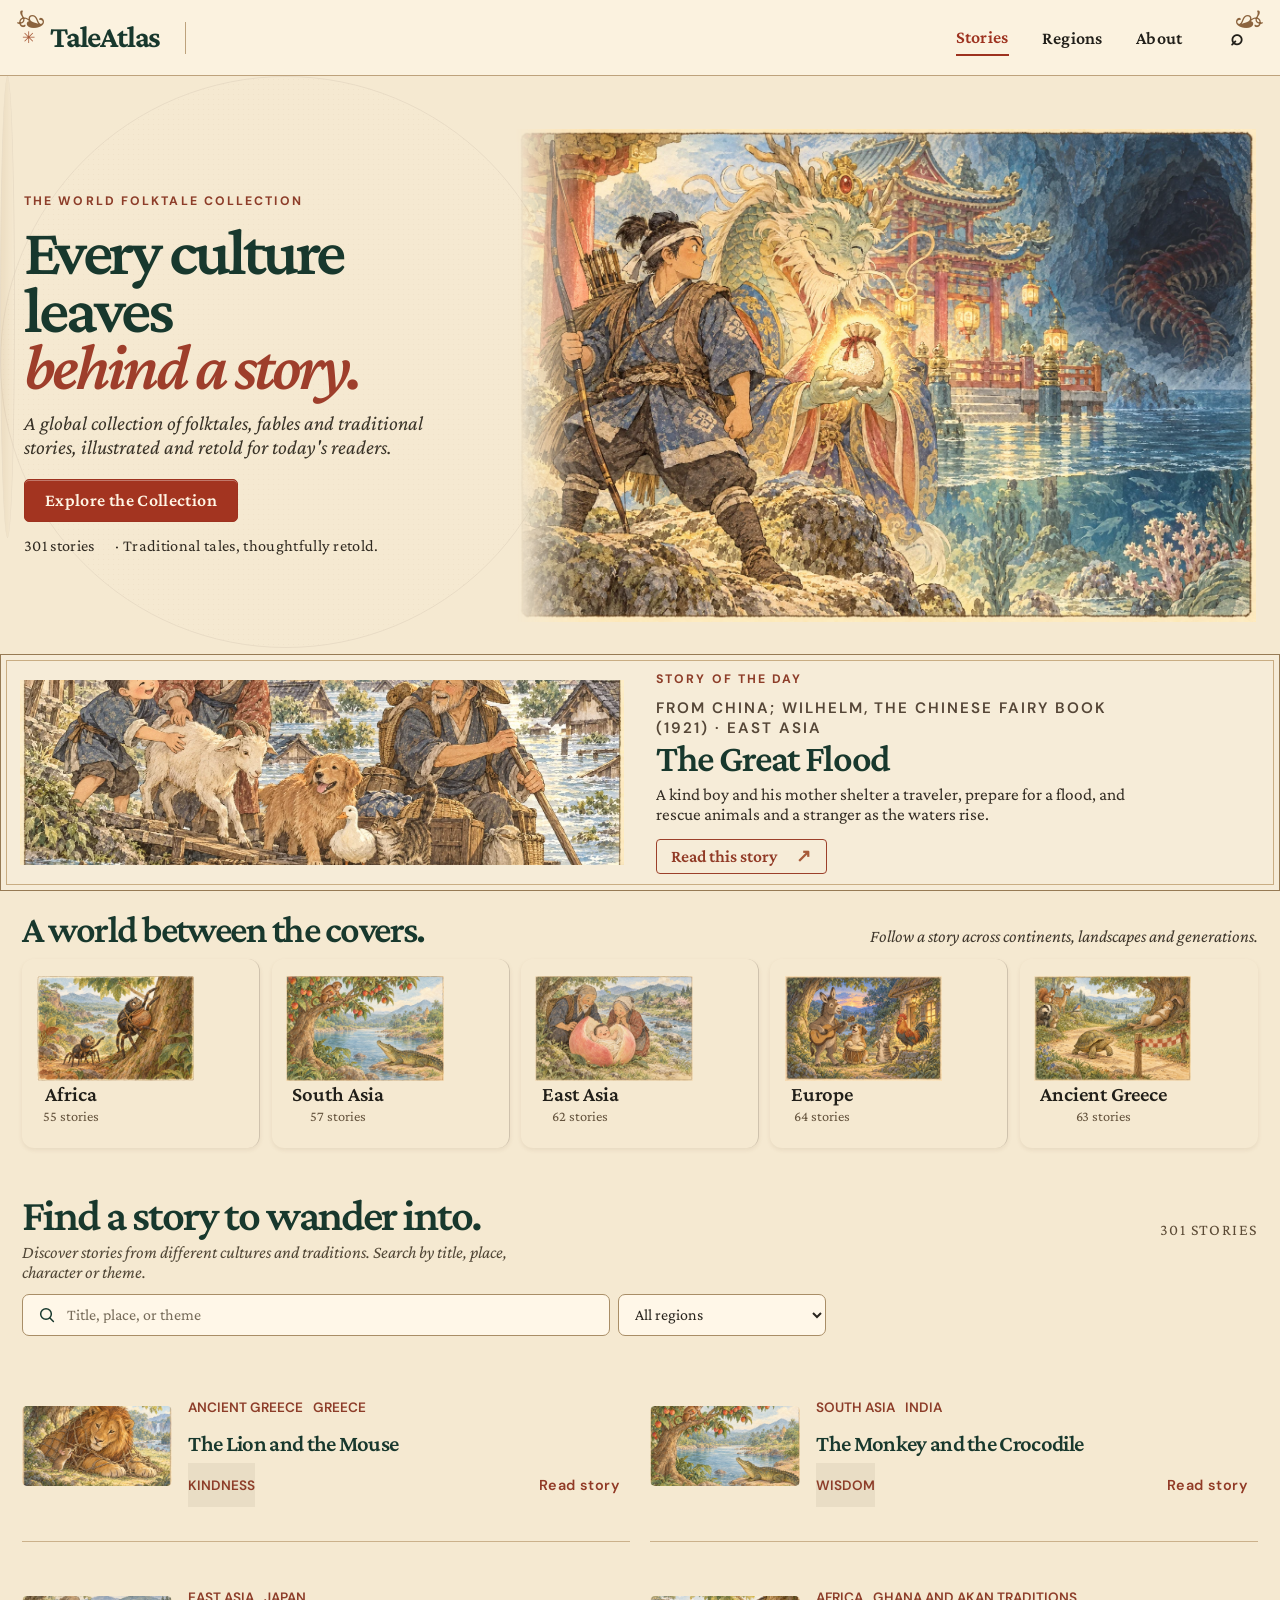
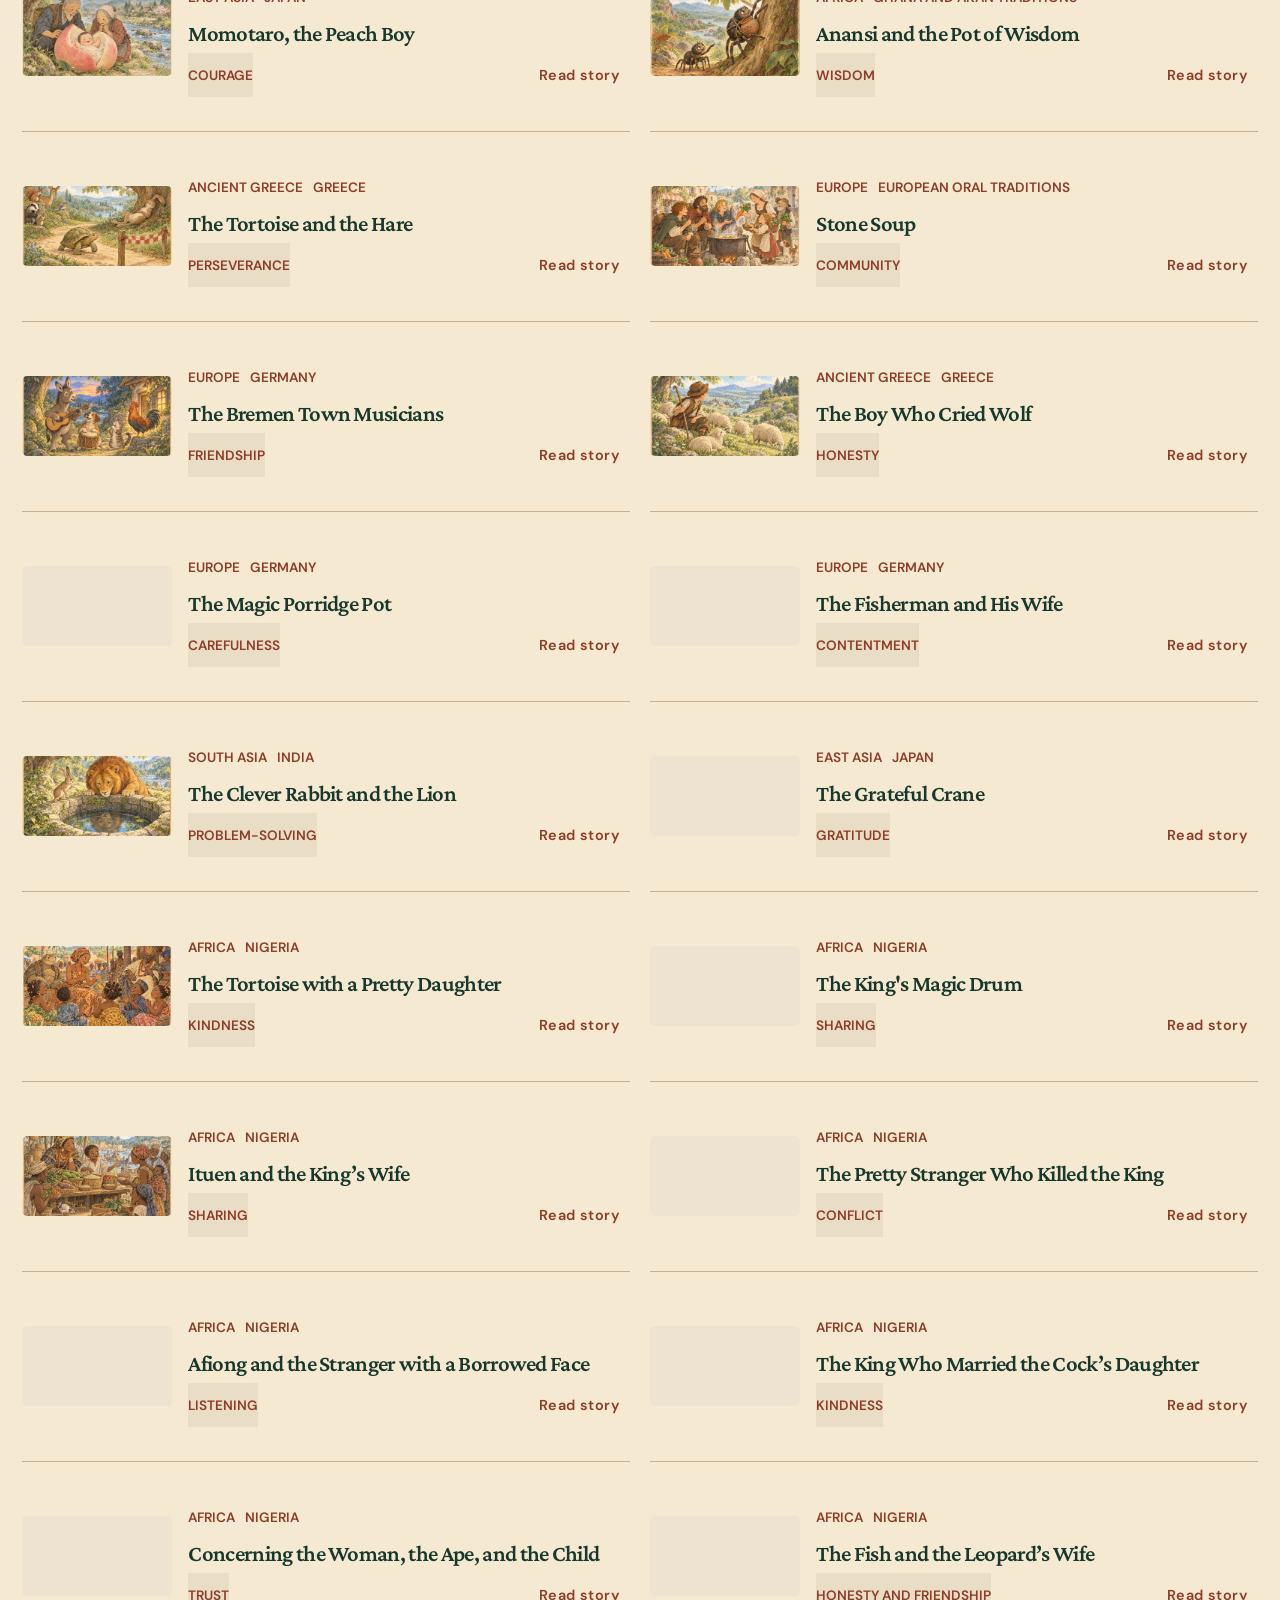
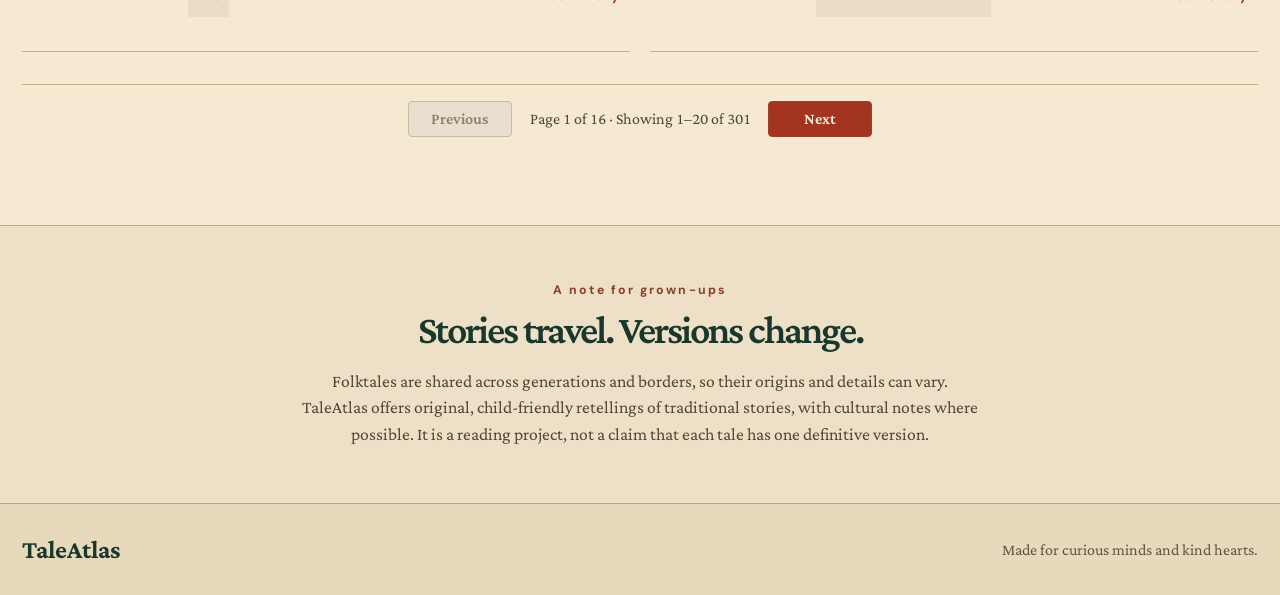
<file: index.html>
<!doctype html>
<html lang="en">
<head>
  <meta charset="utf-8">
  <meta name="viewport" content="width=device-width, initial-scale=1">
  <meta name="theme-color" content="#f5f0e5">
  <meta name="description" content="A growing illustrated library of child-friendly folktales from around the world.">
  <title>TaleAtlas — The World Folktale Collection</title>
  <link rel="canonical" href="https://melvinvarghese.github.io/TaleAtlas/">
  <meta property="og:type" content="website">
  <meta property="og:site_name" content="TaleAtlas">
  <meta property="og:title" content="TaleAtlas — The World Folktale Collection">
  <meta property="og:description" content="A growing illustrated library of child-friendly folktales from around the world.">
  <meta property="og:url" content="https://melvinvarghese.github.io/TaleAtlas/">
  <meta property="og:image" content="https://melvinvarghese.github.io/TaleAtlas/cover.svg">
  <meta property="og:image:alt" content="The illustrated TaleAtlas book cover, featuring a globe and the title TaleAtlas.">
  <link rel="icon" href="favicon.svg" type="image/svg+xml">
  <link rel="preconnect" href="https://fonts.googleapis.com">
  <link rel="preconnect" href="https://fonts.gstatic.com" crossorigin>
  <link href="https://fonts.googleapis.com/css2?family=Crimson+Pro:ital,wght@0,400;0,500;0,600;0,700;1,400;1,500&family=DM+Sans:wght@400;500;600;700&display=swap" rel="stylesheet">
  <link rel="stylesheet" href="styles.css">
</head>
<body>
  <a class="skip-link" href="#main-content">Skip to stories</a>

  <header class="topbar" id="top">
    <a class="brand" href="#top" id="brand-home" aria-label="TaleAtlas home">
      <svg aria-hidden="true" viewBox="0 0 36 36" focusable="false">
        <path d="M5 7h10c2 0 3 1.4 3 3.2V29c-1.4-2-3.3-3-6-3H5zM31 7H21c-2 0-3 1.4-3 3.2V29c1.4-2 3.3-3 6-3h7z" fill="none" stroke="currentColor" stroke-width="1.7" stroke-linejoin="round" />
        <path d="M18 10v19" fill="none" stroke="currentColor" stroke-width="1.4" />
      </svg>
      <span>TaleAtlas</span>
    </a>
    <nav aria-label="Main navigation">
      <a href="#collection-title">Stories</a>
      <a href="#regions">Regions</a>
      <button id="about-button" type="button" aria-controls="about-dialog" aria-haspopup="dialog">About</button>
      <button class="nav-search" type="button" id="search-top" aria-label="Go to story search">Search <span aria-hidden="true">⌕</span></button>
    </nav>
  </header>

  <main id="main-content" tabindex="-1">
    <section id="welcome" class="welcome" aria-labelledby="hero-title">
      <div class="welcome-copy">
        <p class="hero-label"><span class="ornament" aria-hidden="true">✳</span> THE WORLD FOLKTALE COLLECTION</p>
        <h1 id="hero-title"><span>Every culture leaves</span><em>behind a story.</em></h1>
        <p class="intro">A global collection of folktales, fables and traditional stories, illustrated and retold for today's readers.</p>
        <button id="open-book" class="primary" type="button" aria-controls="reader">Explore the Collection</button>
        <p class="note"><span id="hero-story-count">112 stories</span> · Traditional tales, thoughtfully retold.</p>
      </div>
      <div class="hero-art" aria-label="An illustration from the world of folktales">
        <img class="hero-main-art" src="assets/clever-rabbit.webp" width="760" height="700" alt="A clever rabbit leads a lion toward a stone well in a forest." fetchpriority="high">
        
      </div>
    </section>

    <section class="featured-story" aria-labelledby="featured-title">
      <div class="featured-art">
        <img src="assets/anansi-wisdom.webp" alt="Anansi the spider climbs a tree with a pot of wisdom." loading="lazy">
        
      </div>
      <div class="featured-copy">
        <p class="section-label">STORY OF THE DAY</p>
        <p class="feature-kicker" id="featured-origin">FROM AROUND THE WORLD</p>
        <h2 id="featured-title">A story to discover</h2>
        <p id="featured-summary">A traditional tale selected from the TaleAtlas collection.</p>
        <button class="feature-link" id="read-featured" type="button">Read this story <span aria-hidden="true">↗</span></button>
      </div>
      
    </section>

    <section id="reader" class="reader hidden" aria-labelledby="reader-title">
      <div class="reader-heading">
        <div>
          <p class="reader-label">The open book</p>
          <h1 id="reader-title" tabindex="-1" aria-live="polite" aria-atomic="true">Contents</h1>
        </div>
        <button id="close-book" class="plain" type="button">Close book</button>
      </div>

      <div class="book-area">
        <div class="book">
          <article class="paper" id="left-page" aria-label="First page"></article>
          <article class="paper" id="right-page" aria-label="Second page"></article>
          <div id="page-turn" aria-hidden="true"></div>
        </div>
      </div>

      <div class="reader-controls" aria-label="Story navigation">
        <button id="prev" class="reader-nav" type="button" disabled>Previous</button>
        <span id="page-counter" aria-live="off">Contents</span>
        <button id="next" class="reader-nav" type="button">Begin reading</button>
      </div>
      <p class="keyboard-hint">Use these buttons or the arrow keys to turn pages.</p>
    </section>

    <section id="regions" class="regions-section" aria-labelledby="regions-title">
      <div class="regions-heading">
        <p class="section-label">FIVE REGIONS · MANY VOICES</p>
        <h2 id="regions-title">A world between the covers.</h2>
        <p>Follow a story across continents, landscapes and generations.</p>
      </div>
      <div class="region-index" id="region-index">
        <button type="button" class="region-card" data-region="Africa"><span class="region-card-art"><img src="assets/anansi-wisdom.webp" alt="Anansi and the pot of wisdom" loading="lazy"></span><span class="region-card-meta"><span class="region-number">01</span><span class="region-name">Africa</span><span class="region-count" data-region-count="Africa"></span><span class="region-arrow" aria-hidden="true">↗</span></span></button>
        <button type="button" class="region-card" data-region="South Asia"><span class="region-card-art"><img src="assets/monkey-crocodile.webp" alt="The monkey and the crocodile" loading="lazy"></span><span class="region-card-meta"><span class="region-number">02</span><span class="region-name">South Asia</span><span class="region-count" data-region-count="South Asia"></span><span class="region-arrow" aria-hidden="true">↗</span></span></button>
        <button type="button" class="region-card" data-region="East Asia"><span class="region-card-art"><img src="assets/momotaro.webp" alt="Momotaro, the peach boy" loading="lazy"></span><span class="region-card-meta"><span class="region-number">03</span><span class="region-name">East Asia</span><span class="region-count" data-region-count="East Asia"></span><span class="region-arrow" aria-hidden="true">↗</span></span></button>
        <button type="button" class="region-card" data-region="Europe"><span class="region-card-art"><img src="assets/bremen-musicians.webp" alt="The Bremen town musicians" loading="lazy"></span><span class="region-card-meta"><span class="region-number">04</span><span class="region-name">Europe</span><span class="region-count" data-region-count="Europe"></span><span class="region-arrow" aria-hidden="true">↗</span></span></button>
        <button type="button" class="region-card" data-region="Ancient Greece"><span class="region-card-art"><img src="assets/tortoise-hare.webp" alt="The tortoise and the hare" loading="lazy"></span><span class="region-card-meta"><span class="region-number">05</span><span class="region-name">Ancient Greece</span><span class="region-count" data-region-count="Ancient Greece"></span><span class="region-arrow" aria-hidden="true">↗</span></span></button>
      </div>
    </section>

    <section class="collection" aria-labelledby="collection-title">
      <div class="section-heading">
        <div>
          <p class="section-label">THE STORY LIBRARY</p>
          <h2 id="collection-title" tabindex="-1">Find a story to wander into.</h2>
        </div>
        <span id="story-count" class="story-count" role="status" aria-live="polite" aria-atomic="true">12 stories</span>
      </div>
      <p class="section-intro">Discover stories from different cultures and traditions. Search by title, place, character or theme.</p>

      <div class="filters" role="search">
        <div class="filter-field search-field">
          <label for="search">Search stories</label>
          <div class="search-control">
            <svg aria-hidden="true" viewBox="0 0 24 24" focusable="false">
              <circle cx="10.8" cy="10.8" r="6.4" fill="none" stroke="currentColor" stroke-width="1.8" />
              <path d="m15.5 15.5 4.2 4.2" fill="none" stroke="currentColor" stroke-width="1.8" stroke-linecap="round" />
            </svg>
            <input id="search" type="search" placeholder="Title, place, or theme">
          </div>
        </div>
        <div class="filter-field region-field">
          <label for="region-filter">Browse by region</label>
          <select id="region-filter">
            <option value="all">All regions</option>
            <option value="Africa">Africa</option>
            <option value="South Asia">South Asia</option>
            <option value="East Asia">East Asia</option>
            <option value="Europe">Europe</option>
            <option value="Ancient Greece">Ancient Greece</option>
          </select>
        </div>
      </div>

      <div id="active-filters" class="active-filters" hidden>
        <p id="active-filter-text"></p>
        <button id="clear-filters" type="button">Clear filters</button>
      </div>

      <div id="story-grid" class="story-grid"></div>
      <nav class="collection-pagination" id="collection-pagination" aria-label="Story collection pages" hidden>
        <button id="collection-prev" type="button" disabled>Previous</button>
        <span id="collection-page-status" aria-live="polite">Page 1 of 1</span>
        <button id="collection-next" type="button" disabled>Next</button>
      </nav>
    </section>

    <section class="about-panel" aria-labelledby="about-panel-title">
      <div class="about-copy">
        <p class="section-label">A note for grown-ups</p>
        <h2 id="about-panel-title">Stories travel. Versions change.</h2>
        <p>Folktales are shared across generations and borders, so their origins and details can vary. TaleAtlas offers original, child-friendly retellings of traditional stories, with cultural notes where possible. It is a reading project, not a claim that each tale has one definitive version.</p>
      </div>
    </section>
  </main>

  <footer class="site-footer">
    <a class="footer-brand" href="#top">TaleAtlas</a>
    <p>Made for curious minds and kind hearts.</p>
  </footer>

  <dialog id="about-dialog" aria-labelledby="about-title">
    <button id="about-close" class="dialog-close" type="button" aria-label="Close about dialog">×</button>
    <p class="section-label">About TaleAtlas</p>
    <h2 id="about-title">A world of stories, one page at a time.</h2>
    <p>TaleAtlas is a free, growing folktale library designed to feel like opening a classic illustrated storybook. Stories are retold in fresh wording for children. Traditional tale details can vary by community and source.</p>
    <p>As the collection grows, include source notes and cultural context. Use public-domain source texts or fresh retellings, and don't copy modern translations or illustrations without permission.</p>
    <p>Made with ❤️ by <a href="https://melvinvarghese.in/?utm_source=TaleAtlas">Melvin Varghese</a>.</p>
  </dialog>

  <script src="stories.js"></script>
  <script src="reading-time.js"></script>
  <script src="source-notes.js"></script>
  <script src="script.js"></script>
</body>
</html>
</file>
<file: styles.css>
@import url('https://fonts.googleapis.com/css2?family=DM+Sans:wght@400;500;600;700&family=Playfair+Display:wght@400;500;600;700&display=swap');

:root {
  color-scheme: light;
  --forest: #243a2b;
  --forest-deep: #1d3124;
  --ink: #26342b;
  --muted: #4d5c51;
  --quiet: #59695d;
  --canvas: #f1f3ec;
  --sage: #e2e9df;
  --sage-strong: #d4dfd2;
  --paper: #fbfaf4;
  --gold: #806026;
  --rule: #c8d3c6;
  --art-ground: #e6ebe2;
  --focus: #8a672a;
  font-family: 'DM Sans', Arial, sans-serif;
  background: var(--canvas);
  color: var(--ink);
}

* {
  box-sizing: border-box;
}

html {
  scroll-behavior: smooth;
  scroll-padding-top: 1rem;
}

body {
  margin: 0;
  background: var(--canvas);
  color: var(--ink);
  font-family: 'DM Sans', Arial, sans-serif;
  font-size: 1rem;
  line-height: 1.6;
}

button,
input,
select {
  font: inherit;
}

button {
  color: inherit;
  cursor: pointer;
}

img,
svg {
  display: block;
}

img {
  max-width: 100%;
}

a {
  color: var(--forest);
  text-underline-offset: 0.18em;
}

:focus-visible {
  outline: 3px solid var(--focus);
  outline-offset: 3px;
}

.skip-link {
  position: absolute;
  z-index: 50;
  top: 0.75rem;
  left: 0.75rem;
  transform: translateY(-160%);
  background: var(--forest-deep);
  color: #fffdf4;
  padding: 0.75rem 1rem;
  font-weight: 700;
}

.skip-link:focus {
  transform: translateY(0);
}

.topbar {
  min-height: 76px;
  padding: 0 clamp(1.25rem, 6vw, 5.5rem);
  display: flex;
  align-items: center;
  justify-content: space-between;
  gap: 1.5rem;
  background: var(--canvas);
}

.brand {
  display: inline-flex;
  align-items: center;
  gap: 0.55rem;
  min-height: 48px;
  color: var(--forest);
  text-decoration: none;
  font: 700 1.35rem/1 'Playfair Display', Georgia, serif;
}

.brand svg {
  width: 1.6rem;
  height: 1.6rem;
}

.topbar nav {
  display: flex;
  align-items: center;
  gap: clamp(0.4rem, 2vw, 1.25rem);
}

.topbar nav button,
.plain {
  min-height: 44px;
  padding: 0.6rem 0.8rem;
  border: 0;
  background: transparent;
  color: var(--forest);
  font-weight: 600;
}

.topbar nav button:hover,
.plain:hover {
  text-decoration: underline;
  text-underline-offset: 0.24em;
}

.welcome {
  min-height: 610px;
  padding: 76px max(1.5rem, calc((100vw - 1180px) / 2)) 78px;
  display: grid;
  grid-template-columns: minmax(0, 1.08fr) minmax(17rem, 0.92fr);
  align-items: center;
  gap: clamp(2rem, 5vw, 4.5rem);
  background: var(--sage);
}

.welcome-copy {
  max-width: 590px;
}

.hero-label,
.reader-label,
.section-label {
  margin: 0;
  color: var(--gold);
  font-size: 0.9rem;
  font-weight: 700;
  letter-spacing: 0.035em;
}

.welcome h1,
.reader h1,
.section-heading h2,
.about-panel h2,
#about-dialog h2 {
  color: var(--forest);
  font-family: 'Playfair Display', Georgia, serif;
  font-weight: 500;
  letter-spacing: -0.035em;
  text-wrap: balance;
}

.welcome h1 {
  max-width: 19ch;
  margin: 1rem 0 1.25rem;
  font-size: clamp(2.45rem, 4.65vw, 4.25rem);
  line-height: 1.09;
}

.welcome h1 span,
.welcome h1 em {
  display: block;
}

.welcome h1 em {
  color: var(--gold);
  font-style: normal;
}

.intro {
  max-width: 48ch;
  margin: 0 0 1.5rem;
  color: var(--muted);
  font-size: 1.08rem;
  line-height: 1.75;
}

.primary {
  min-height: 52px;
  padding: 0.85rem 1.25rem;
  border: 0;
  background: var(--forest);
  color: #fffdf4;
  font-weight: 700;
}

.primary:hover {
  background: var(--forest-deep);
}

.note {
  max-width: 42ch;
  margin: 1rem 0 0;
  color: var(--quiet);
  font-size: 0.9rem;
}

.cover-stage {
  width: 100%;
  min-height: 420px;
  padding: 0;
  border: 0;
  background: transparent;
  display: flex;
  flex-direction: column;
  align-items: center;
  justify-content: center;
  gap: 1rem;
}

.cover-stage img {
  width: min(100%, 350px);
  height: auto;
  filter: drop-shadow(14px 18px 10px rgb(27 45 32 / 15%));
  transform: rotate(1.5deg);
  transition: transform 280ms ease;
}

.cover-stage:hover img {
  transform: translateY(-4px) rotate(0deg);
}

.cover-hint {
  color: var(--forest);
  font-size: 0.9rem;
  font-weight: 600;
}

.hidden {
  display: none !important;
}

.reader {
  max-width: 1240px;
  margin: 0 auto;
  padding: 3rem clamp(1.25rem, 4vw, 3.25rem) 4rem;
}

.reader-heading {
  display: flex;
  align-items: center;
  justify-content: space-between;
  gap: 1.5rem;
  margin-bottom: 1.5rem;
}

.reader-label {
  margin-bottom: 0.25rem;
}

.reader h1 {
  margin: 0;
  font-size: clamp(1.8rem, 3vw, 2.35rem);
  line-height: 1.15;
}

.plain {
  white-space: nowrap;
}

.book-area {
  perspective: 1600px;
}

.book {
  position: relative;
  display: grid;
  grid-template-columns: minmax(0, 1fr) minmax(0, 1fr);
  max-width: 980px;
  min-height: 510px;
  margin: 0 auto 1.5rem;
  box-shadow: 0 18px 30px rgb(29 49 36 / 12%);
}

.book::before {
  position: absolute;
  z-index: 2;
  top: 0;
  bottom: 0;
  left: 50%;
  width: 1px;
  background: var(--rule);
  content: '';
}

.paper {
  position: relative;
  min-width: 0;
  min-height: 510px;
  padding: clamp(1.5rem, 3.4vw, 2.75rem);
  background: var(--paper);
}

.paper:first-child {
  padding-right: clamp(2rem, 4vw, 3.25rem);
}

.paper:nth-child(2) {
  padding-left: clamp(2rem, 4vw, 3.25rem);
}

.page-label {
  margin-bottom: 1rem;
  color: var(--gold);
  font-size: 0.9rem;
  font-weight: 700;
}

.reader-metadata {
  display: flex;
  flex-wrap: wrap;
  align-items: center;
  gap: 0.1rem;
}

.reader-metadata-filter {
  min-height: 44px;
  max-width: 100%;
  padding: 0.25rem 0.2rem;
  border: 0;
  display: inline-flex;
  flex-wrap: wrap;
  align-items: center;
  background: transparent;
  color: inherit;
  font: inherit;
  text-align: left;
  text-decoration: underline dotted currentColor;
  text-underline-offset: 0.22em;
  vertical-align: middle;
}

.reader-metadata-filter:hover,
.reader-metadata-filter:focus-visible,
.reader-metadata-filter[aria-pressed="true"] {
  text-decoration-style: solid;
}

.page-title {
  margin: 0 0 1rem;
  color: var(--forest);
  font: 500 clamp(1.65rem, 3vw, 2.4rem)/1.12 'Playfair Display', Georgia, serif;
  letter-spacing: -0.025em;
  text-wrap: balance;
}

.page-meta {
  margin: 0 0 1.15rem;
  color: var(--quiet);
  font-size: 0.9rem;
}

.page-text {
  color: var(--ink);
  font: 1.05rem/1.82 'Playfair Display', Georgia, serif;
}

.page-text p {
  margin: 0 0 1rem;
}

.page-artwork {
  max-width: 340px;
  margin: 1.2rem auto 1.4rem;
}

.page-artwork img {
  width: 100%;
  max-height: 190px;
  object-fit: contain;
  background: var(--art-ground);
}

.lesson {
  margin-top: 1.25rem;
  padding: 0.85rem 1rem;
  border-left: 3px solid var(--gold);
  background: var(--sage);
}

.lesson strong {
  color: var(--forest);
  font-size: 0.9rem;
}

.lesson p {
  margin: 0.25rem 0 0;
  color: var(--ink);
  font: italic 1rem/1.55 'Playfair Display', Georgia, serif;
}

.folio {
  position: absolute;
  bottom: 1rem;
  color: var(--quiet);
  font-size: 0.85rem;
}

.paper:first-child .folio {
  left: clamp(1.5rem, 3.4vw, 2.75rem);
}

.paper:nth-child(2) .folio {
  right: clamp(1.5rem, 3.4vw, 2.75rem);
}

#page-turn {
  position: absolute;
  z-index: 3;
  inset: 0 0 0 50%;
  border-left: 1px solid var(--rule);
  background: var(--paper);
  box-shadow: -14px 0 22px rgb(29 49 36 / 8%);
  opacity: 0;
  pointer-events: none;
  transform-origin: left center;
}

#page-turn.turning {
  opacity: 1;
  animation: page-flip 620ms ease-in-out;
}

@keyframes page-flip {
  0% { transform: rotateY(0); }
  100% { transform: rotateY(-180deg); }
}

.contents-list {
  display: grid;
  grid-template-columns: repeat(2, minmax(0, 1fr));
  gap: 0.25rem 1.25rem;
  margin: 1rem 0 0;
  padding: 0;
  list-style: none;
}

.contents-list button {
  width: 100%;
  min-height: 56px;
  padding: 0.55rem 0.45rem;
  border: 0;
  background: transparent;
  color: var(--forest);
  text-align: left;
  font: 500 1rem/1.35 'Playfair Display', Georgia, serif;
}

.contents-list button:hover {
  background: var(--sage);
}

.contents-list small {
  display: block;
  margin-top: 0.12rem;
  color: var(--quiet);
  font: 0.84rem/1.4 'DM Sans', Arial, sans-serif;
}

.reader-controls {
  display: flex;
  align-items: center;
  justify-content: space-between;
  gap: 1rem;
  max-width: 980px;
  margin: 0 auto;
}

.reader-nav {
  min-width: 126px;
  min-height: 48px;
  padding: 0.7rem 1rem;
  border: 1px solid var(--forest);
  background: transparent;
  color: var(--forest);
  font-weight: 700;
}

.reader-nav:hover:not(:disabled) {
  background: var(--forest);
  color: #fffdf4;
}

.reader-nav:disabled {
  border-color: var(--rule);
  color: var(--quiet);
  cursor: not-allowed;
}

#page-counter {
  color: var(--quiet);
  font-size: 0.9rem;
  text-align: center;
}

.keyboard-hint {
  margin: 0.85rem 0 0;
  color: var(--quiet);
  font-size: 0.9rem;
  text-align: center;
}

.collection {
  max-width: 1240px;
  margin: 0 auto;
  padding: 5.25rem clamp(1.25rem, 4vw, 3.25rem) 5.5rem;
}

.section-heading {
  display: flex;
  align-items: end;
  justify-content: space-between;
  gap: 1.5rem;
}

.section-label {
  margin-bottom: 0.35rem;
}

.section-heading h2,
.about-panel h2 {
  margin: 0;
  font-size: clamp(2rem, 4vw, 3rem);
  line-height: 1.15;
}

.story-count {
  min-width: 100px;
  padding: 0.4rem 0.8rem;
  background: var(--sage-strong);
  color: var(--forest-deep);
  font-size: 0.9rem;
  font-weight: 700;
  text-align: center;
}

.section-intro {
  max-width: 65ch;
  margin: 1rem 0 2rem;
  color: var(--muted);
  font-size: 1rem;
  line-height: 1.75;
}

.filters {
  display: grid;
  grid-template-columns: minmax(0, 1fr) minmax(220px, 0.42fr);
  gap: 1rem;
  margin-bottom: 2.25rem;
}

.active-filters {
  margin: -1.5rem 0 2rem;
  padding: 0.6rem 0.85rem;
  border-left: 3px solid var(--sage-strong);
  background: var(--paper);
  display: flex;
  flex-wrap: wrap;
  align-items: center;
  justify-content: space-between;
  gap: 0.6rem 1rem;
}

.active-filters[hidden] {
  display: none;
}

.active-filters p {
  margin: 0;
  color: var(--muted);
  font-size: 0.9rem;
}

#clear-filters {
  min-height: 44px;
  padding: 0.5rem 0.75rem;
  border: 1px solid var(--rule);
  background: transparent;
  color: var(--forest);
  font-weight: 700;
}

#clear-filters:hover {
  border-color: var(--sage-strong);
  background: var(--sage);
}

.filter-field {
  display: grid;
  gap: 0.45rem;
}

.filter-field label {
  color: var(--forest);
  font-size: 0.9rem;
  font-weight: 700;
}

.search-control,
.region-field select {
  min-height: 50px;
  border: 1px solid var(--rule);
  background: var(--paper);
  color: var(--ink);
}

.search-control {
  display: flex;
  align-items: center;
  gap: 0.65rem;
  padding: 0 0.85rem;
}

.search-control:focus-within {
  outline: 2px solid var(--focus);
  outline-offset: 2px;
}

.search-control svg {
  width: 1.25rem;
  height: 1.25rem;
  flex: 0 0 auto;
  color: var(--forest);
}

.search-control input {
  width: 100%;
  min-width: 0;
  min-height: 48px;
  padding: 0.55rem 0;
  border: 0;
  background: transparent;
  color: var(--ink);
}

.search-control input:focus-visible {
  outline: none;
}

.search-control input::placeholder {
  color: var(--quiet);
  opacity: 1;
}

.region-field select {
  width: 100%;
  padding: 0.6rem 0.8rem;
}

.story-grid {
  display: grid;
  grid-template-columns: repeat(2, minmax(0, 1fr));
  align-items: start;
  gap: 1.25rem 2.75rem;
}

.story-card {
  min-width: 0;
  min-height: 190px;
  padding: 0.75rem 0 1.25rem 1.1rem;
  border-left: 3px solid var(--sage-strong);
  display: flex;
  flex-direction: column;
  gap: 0.7rem;
}

.story-card:hover,
.story-card:focus-within {
  border-left-color: var(--gold);
}

.story-card--illustrated {
  display: grid;
  grid-template-columns: minmax(8.5rem, 0.72fr) minmax(0, 1.28fr);
  align-items: start;
  gap: 1rem;
}

.story-art {
  min-width: 0;
  margin: 0;
}

.story-art img {
  width: 100%;
  height: auto;
  aspect-ratio: 3 / 2;
  object-fit: cover;
  background: var(--art-ground);
}

.story-copy {
  min-width: 0;
  display: flex;
  flex-direction: column;
  align-items: flex-start;
}

.story-tags {
  display: flex;
  flex-wrap: wrap;
  align-items: center;
  gap: 0.1rem 0.25rem;
  margin-bottom: 0.15rem;
}

.metadata-filter {
  min-height: 44px;
  padding: 0.3rem 0.35rem;
  border: 0;
  display: inline-flex;
  align-items: center;
  background: transparent;
  color: var(--forest);
  text-decoration-color: transparent;
  text-underline-offset: 0.22em;
  transition: color 180ms ease, background-color 180ms ease, text-decoration-color 180ms ease;
}

.metadata-filter:hover,
.metadata-filter[aria-pressed="true"] {
  text-decoration: underline;
  text-decoration-color: currentColor;
}

.story-region {
  margin: 0;
  color: var(--gold);
  font-size: 0.9rem;
  font-weight: 700;
}

.story-country {
  color: var(--quiet);
  font-size: 0.85rem;
  font-weight: 600;
}

.story-copy h3 {
  margin: 0.1rem 0 0.55rem;
  color: var(--forest);
  font: 500 clamp(1.35rem, 2.2vw, 1.7rem)/1.2 'Playfair Display', Georgia, serif;
  letter-spacing: -0.015em;
  text-wrap: balance;
}

.story-summary {
  margin: 0 0 0.8rem;
  color: var(--muted);
  font-size: 1rem;
  line-height: 1.6;
}

.card-bottom {
  width: 100%;
  display: flex;
  flex-wrap: wrap;
  align-items: center;
  justify-content: space-between;
  gap: 0.5rem 0.75rem;
  margin-top: auto;
}

.metadata-filter--theme {
  padding: 0.25rem 0.55rem;
  background: var(--sage);
  color: var(--forest-deep);
  font-size: 0.85rem;
  font-weight: 600;
}

.metadata-filter--theme:hover,
.metadata-filter--theme[aria-pressed="true"] {
  background: var(--sage-strong);
}

.read-link {
  min-height: 44px;
  padding: 0.5rem 0.65rem;
  border: 0;
  background: transparent;
  color: var(--forest);
  font-weight: 700;
  text-decoration: underline;
  text-decoration-color: transparent;
  text-underline-offset: 0.22em;
}

.read-link:hover {
  text-decoration-color: currentColor;
}

.empty {
  grid-column: 1 / -1;
  margin: 0;
  padding: 1.25rem 0;
  color: var(--muted);
  font-size: 1rem;
}

.about-panel {
  padding: 4rem max(1.5rem, calc((100vw - 1180px) / 2));
  background: var(--sage);
}

.about-copy {
  max-width: 780px;
}

.about-panel h2 {
  margin-bottom: 0.8rem;
}

.about-panel p:last-child {
  margin: 0;
  color: var(--muted);
  font-size: 1rem;
  line-height: 1.8;
}

.site-footer {
  min-height: 92px;
  padding: 1.25rem clamp(1.25rem, 6vw, 5.5rem);
  display: flex;
  align-items: center;
  justify-content: space-between;
  gap: 1rem 2rem;
  background: var(--forest);
  color: #f2f3ec;
}

.footer-brand {
  color: #f2f3ec;
  font: 600 1.15rem/1.2 'Playfair Display', Georgia, serif;
  text-decoration: none;
}

.site-footer p {
  margin: 0;
  color: #f2f3ec;
  font-size: 0.9rem;
}

dialog {
  width: min(520px, calc(100vw - 2rem));
  max-height: min(84vh, 680px);
  padding: clamp(1.5rem, 5vw, 2.5rem);
  border: 0;
  background: var(--paper);
  color: var(--ink);
  box-shadow: 0 20px 55px rgb(29 49 36 / 24%);
}

dialog::backdrop {
  background: rgb(29 49 36 / 62%);
}

#about-dialog h2 {
  max-width: 16ch;
  margin: 0 2rem 1rem 0;
  font-size: 2rem;
  line-height: 1.15;
}

#about-dialog p:not(.section-label) {
  color: var(--muted);
  font-size: 1rem;
  line-height: 1.75;
}

.dialog-close {
  position: absolute;
  top: 0.65rem;
  right: 0.7rem;
  min-width: 44px;
  min-height: 44px;
  border: 0;
  background: transparent;
  color: var(--forest);
  font-size: 1.7rem;
}

@media (max-width: 900px) {
  .welcome {
    grid-template-columns: minmax(0, 1fr) minmax(15rem, 0.8fr);
    gap: 1.5rem;
  }

  .cover-stage {
    min-height: 350px;
  }

  .cover-stage img {
    width: min(100%, 300px);
  }

  .story-grid {
    gap: 1.25rem 1.75rem;
  }

  .story-card--illustrated {
    grid-template-columns: minmax(7rem, 0.7fr) minmax(0, 1.3fr);
    gap: 0.85rem;
  }
}

@media (max-width: 700px) {
  .welcome {
    grid-template-columns: 1fr;
    gap: 1.75rem;
    padding-top: 3.5rem;
    padding-bottom: 3rem;
  }

  .welcome-copy {
    max-width: 620px;
  }

  .welcome h1 {
    max-width: 19ch;
    font-size: clamp(2.45rem, 8vw, 3.65rem);
  }

  .cover-stage {
    min-height: 0;
  }

  .cover-stage img {
    width: min(74vw, 285px);
  }

  .reader {
    padding-top: 2.25rem;
  }

  .book {
    grid-template-columns: 1fr;
    min-height: 0;
  }

  .book::before {
    display: none;
  }

  .paper,
  .paper:first-child,
  .paper:nth-child(2) {
    min-height: 0;
    padding: 1.5rem 1.5rem 3rem;
  }

  .paper + .paper {
    border-top: 1px solid var(--rule);
  }

  .contents-list {
    grid-template-columns: 1fr;
  }

  .contents-list button {
    min-height: 52px;
  }

  #page-turn {
    display: none;
  }

  .collection {
    padding-top: 3.5rem;
    padding-bottom: 4rem;
  }

  .story-grid {
    grid-template-columns: 1fr;
    gap: 1.5rem;
  }

  .story-card {
    min-height: 0;
    padding-top: 0.5rem;
  }

  .story-card--illustrated {
    grid-template-columns: minmax(8rem, 0.55fr) minmax(0, 1.45fr);
  }

  .filters {
    grid-template-columns: 1fr;
  }

  .section-heading {
    align-items: flex-start;
    flex-direction: column;
    gap: 0.8rem;
  }
}

@media (max-width: 480px) {
  .topbar {
    min-height: 68px;
    padding-inline: 1rem;
  }

  .brand {
    font-size: 1.2rem;
  }

  .topbar nav {
    gap: 0.15rem;
  }

  .topbar nav button {
    padding-inline: 0.55rem;
    font-size: 0.95rem;
  }

  .welcome {
    padding-inline: 1.2rem;
  }

  .welcome h1 {
    font-size: clamp(2.35rem, 10vw, 2.8rem);
  }

  .reader {
    padding-inline: 1rem;
  }

  .reader-heading {
    align-items: flex-start;
  }

  .reader-controls {
    gap: 0.5rem;
  }

  .reader-nav {
    min-width: 0;
    flex: 1;
    padding-inline: 0.6rem;
  }

  #page-counter {
    max-width: 7rem;
    font-size: 0.82rem;
  }

  .collection {
    padding-inline: 1.2rem;
  }

  .story-card--illustrated {
    grid-template-columns: 1fr;
  }

  .story-art img {
    height: 190px;
  }

  .site-footer {
    align-items: flex-start;
    flex-direction: column;
    gap: 0.5rem;
    padding-inline: 1.2rem;
  }

  .about-panel {
    padding: 3rem 1.2rem;
  }
}

@media (prefers-reduced-motion: reduce) {
  *,
  *::before,
  *::after {
    scroll-behavior: auto !important;
    animation-duration: 0.01ms !important;
    animation-iteration-count: 1 !important;
    transition-duration: 0.01ms !important;
  }
}


/* TaleAtlas editorial redesign */
@import url('https://fonts.googleapis.com/css2?family=DM+Sans:wght@400;500;600;700&family=Playfair+Display:ital,wght@0,400;0,500;0,600;1,400;1,500&display=swap');
:root {
  --forest:#293b2e; --forest-deep:#1f3025; --ink:#302f28; --muted:#716b5e;
  --quiet:#817a6d; --canvas:#f5f0e5; --sage:#e9e4d7; --sage-strong:#d9d0bd;
  --paper:#fffdf7; --gold:#a45e3d; --rule:#d8cdb9; --art-ground:#eee5d4; --focus:#a45e3d;
}
body { background:var(--canvas); color:var(--ink); }
.topbar { min-height:84px; max-width:1440px; margin:auto; padding:0 clamp(1.25rem,6vw,6rem); border-bottom:1px solid var(--rule); background:var(--canvas); }
.brand { font-size:1.55rem; letter-spacing:-.04em; }
.brand svg { display:none; }
.brand::before { content:"✳"; color:var(--gold); font:1rem Georgia,serif; margin-right:.2rem; }
.topbar nav { gap:clamp(.7rem,2.4vw,2rem); }
.topbar nav a,.topbar nav button { color:var(--forest); text-decoration:none; font-size:.9rem; font-weight:600; letter-spacing:.015em; }
.topbar nav a:hover,.topbar nav button:hover { color:var(--gold); text-decoration:underline; text-underline-offset:.35em; }
.topbar nav .nav-search { border:1px solid var(--rule); padding:.55rem .9rem; min-height:40px; }
.welcome { position:relative; overflow:hidden; min-height:610px; max-width:1440px; margin:auto; padding:clamp(4rem,8vw,7.2rem) clamp(1.5rem,8vw,7.5rem); grid-template-columns:minmax(0,1fr) minmax(18rem,.9fr); gap:clamp(2rem,6vw,6rem); background:var(--canvas); }
.welcome::before { content:""; position:absolute; width:480px; height:480px; border:1px solid #d9cbb4; border-radius:50%; right:8%; top:8%; opacity:.55; pointer-events:none; }
.welcome::after { content:""; position:absolute; width:390px; height:390px; border:1px solid #d9cbb4; border-radius:50%; right:11%; top:13%; opacity:.45; pointer-events:none; }
.welcome-copy { position:relative; z-index:1; max-width:620px; }
.hero-label,.section-label,.reader-label { color:var(--gold); font-size:.72rem; letter-spacing:.17em; font-weight:700; }
.ornament { display:inline-block; margin-right:.55rem; font-size:.9rem; }
.welcome h1 { max-width:12ch; margin:1.35rem 0 1.45rem; font-size:clamp(3.25rem,6.4vw,6.2rem); line-height:.99; letter-spacing:-.055em; }
.welcome h1 span,.welcome h1 em { display:block; }
.welcome h1 em { color:var(--gold); font-style:italic; }
.intro { max-width:43ch; color:#655f54; font-size:1.08rem; line-height:1.85; }
.primary { min-height:50px; padding:.9rem 1.4rem; background:var(--forest); border-radius:2px; letter-spacing:.02em; font-size:.9rem; }
.primary:hover { background:var(--gold); }
.note { margin-top:1.2rem; color:var(--quiet); font-size:.8rem; letter-spacing:.025em; }
.cover-stage { position:relative; z-index:1; min-height:430px; }
.cover-stage img { width:min(100%,390px); filter:drop-shadow(12px 18px 15px rgb(60 45 28 / 18%)); transform:rotate(1deg); }
.cover-hint { font-size:.75rem; letter-spacing:.08em; text-transform:uppercase; color:var(--muted); }
.regions-section { max-width:1440px; margin:auto; padding:4.8rem clamp(1.5rem,8vw,7.5rem) 5rem; background:#eee8da; border-top:1px solid var(--rule); border-bottom:1px solid var(--rule); }
.regions-heading { text-align:center; margin:0 auto 2.6rem; }
.regions-heading h2 { margin:.55rem 0 .45rem; color:var(--forest); font:500 clamp(2rem,3.5vw,3rem)/1.12 'Playfair Display',Georgia,serif; letter-spacing:-.04em; }
.regions-heading p:last-child { margin:0; color:var(--muted); font-size:.92rem; }
.region-index { display:grid; grid-template-columns:repeat(5,minmax(0,1fr)); border-top:1px solid #cfc2ad; border-bottom:1px solid #cfc2ad; }
.region-index button { min-height:120px; padding:1.1rem .9rem; border:0; border-right:1px solid #cfc2ad; background:transparent; display:flex; flex-direction:column; align-items:flex-start; justify-content:space-between; text-align:left; transition:background .2s ease; }
.region-index button:last-child { border-right:0; }
.region-index button:hover,.region-index button:focus-visible { background:#e3dac9; }
.region-number { color:var(--gold); font-size:.68rem; letter-spacing:.12em; }
.region-name { color:var(--forest); font:500 clamp(1rem,1.7vw,1.4rem)/1.2 'Playfair Display',Georgia,serif; }
.region-arrow { align-self:flex-end; color:var(--gold); font-size:1.1rem; }
.collection { max-width:1440px; padding:6rem clamp(1.5rem,8vw,7.5rem) 6rem; }
.section-heading h2,.about-panel h2 { font-size:clamp(2.3rem,4vw,3.6rem); letter-spacing:-.045em; }
.story-count { padding:.35rem 0; background:transparent; color:var(--gold); font-size:.8rem; letter-spacing:.06em; text-transform:uppercase; }
.section-intro { max-width:55ch; margin:1rem 0 2.2rem; color:var(--muted); }
.filters { grid-template-columns:minmax(0,1fr) minmax(220px,.36fr); gap:1.2rem; margin-bottom:2.6rem; }
.filter-field label { font-size:.72rem; letter-spacing:.1em; text-transform:uppercase; color:var(--muted); }
.search-control,.region-field select { min-height:54px; border:1px solid #d5c9b5; background:var(--paper); border-radius:0; }
.search-control input { min-height:52px; }
.story-grid { display:grid; grid-template-columns:repeat(3,minmax(0,1fr)); gap:2.2rem 1.6rem; }
.story-card { min-width:0; padding:0 0 1.25rem; border:0; border-bottom:1px solid var(--rule); background:transparent; box-shadow:none; display:flex; flex-direction:column; }
.story-art { height:220px; margin:0 0 1.1rem; overflow:hidden; background:#e8dfce; }
.story-art img { width:100%; height:100%; max-height:none; object-fit:cover; transition:transform .5s ease; }
.story-card:hover .story-art img { transform:scale(1.035); }
.story-card:not(.story-card--illustrated)::before { content:"TALEATLAS  /  A STORY FROM THE COLLECTION"; min-height:220px; padding:1.5rem; margin-bottom:1.1rem; display:flex; align-items:center; justify-content:center; text-align:center; color:#8b6b4c; background:linear-gradient(135deg,#e8dfce,#eee7d9); font:italic 1rem 'Playfair Display',Georgia,serif; letter-spacing:.07em; }
.story-copy { padding:0 .1rem; display:flex; flex:1; flex-direction:column; }
.story-tags { gap:.25rem .8rem; }
.story-region,.story-country,.metadata-filter--theme { padding:0; color:var(--gold); font-size:.68rem; letter-spacing:.09em; text-transform:uppercase; }
.story-copy h3 { margin:.7rem 0 .5rem; color:var(--forest); font:500 1.55rem/1.16 'Playfair Display',Georgia,serif; letter-spacing:-.025em; }
.story-summary { color:#6b655a; font-size:.88rem; line-height:1.7; }
.card-bottom { margin-top:auto; padding-top:1rem; border-top:1px solid #e0d7c8; }
.read-link { color:var(--forest); font-size:.82rem; font-weight:700; letter-spacing:.03em; }
.read-link::after { color:var(--gold); }
.about-panel { max-width:1440px; margin:auto; padding:5.5rem clamp(1.5rem,8vw,7.5rem); background:#e9e2d4; border-top:1px solid var(--rule); }
.about-copy { max-width:760px; margin:auto; text-align:center; }
.about-panel h2 { margin:.55rem 0 1rem; }
.about-panel p:last-child { max-width:68ch; margin:0 auto; color:#625c51; line-height:1.85; }
.site-footer { max-width:1440px; margin:auto; padding:2rem clamp(1.5rem,8vw,7.5rem); border-top:1px solid var(--rule); background:var(--canvas); }
.footer-brand { color:var(--forest); font:500 1.3rem 'Playfair Display',Georgia,serif; }
.site-footer p { color:var(--quiet); font-size:.8rem; }
.reader { max-width:1280px; }
.book { background:var(--paper); box-shadow:0 18px 38px rgb(54 42 27 / 10%); }
.paper { background:var(--paper); }
.page-title { color:var(--forest); }
.lesson { background:#f0eadf; border-color:var(--gold); }
#about-dialog { border:1px solid var(--rule); border-radius:0; background:var(--paper); color:var(--ink); box-shadow:0 25px 80px rgb(30 25 18 / 25%); }
#about-dialog::backdrop { background:rgb(35 39 31 / 55%); }
@media (max-width:850px) {
 .welcome { min-height:auto; grid-template-columns:1fr .8fr; gap:1.2rem; padding-top:4rem; padding-bottom:4rem; }
 .welcome h1 { font-size:clamp(2.8rem,6vw,4.3rem); }
 .region-index { grid-template-columns:repeat(3,minmax(0,1fr)); }
 .region-index button:nth-child(3) { border-right:0; }
 .region-index button:nth-child(n+4) { border-top:1px solid #cfc2ad; }
 .story-grid { grid-template-columns:repeat(2,minmax(0,1fr)); }
}
@media (max-width:600px) {
 .topbar { min-height:70px; padding:0 1.1rem; }
 .brand { font-size:1.3rem; }
 .topbar nav { gap:.25rem; }
 .topbar nav a,.topbar nav button { padding:.5rem .45rem; font-size:.78rem; }
 .topbar nav .nav-search { display:none; }
 .welcome { grid-template-columns:1fr; padding:3.4rem 1.35rem 2.8rem; gap:1.4rem; }
 .welcome::before { width:290px; height:290px; right:-12%; top:38%; }
 .welcome::after { width:240px; height:240px; right:-5%; top:42%; }
 .welcome h1 { max-width:11ch; font-size:clamp(3.2rem,13vw,4.5rem); }
 .intro { font-size:1rem; }
 .cover-stage { min-height:0; }
 .cover-stage img { width:min(70%,260px); }
 .regions-section { padding:3.5rem 1.3rem; }
 .region-index { grid-template-columns:repeat(2,minmax(0,1fr)); }
 .region-index button { min-height:95px; border-top:1px solid #cfc2ad; }
 .region-index button:nth-child(odd) { border-right:1px solid #cfc2ad; }
 .region-index button:nth-child(even) { border-right:0; }
 .region-index button:last-child { grid-column:1/-1; border-right:0; }
 .collection { padding:4rem 1.3rem; }
 .section-heading { align-items:flex-start; flex-direction:column; gap:.5rem; }
 .filters { grid-template-columns:1fr; gap:.9rem; }
 .story-grid { grid-template-columns:1fr; gap:1.8rem; }
 .story-art,.story-card:not(.story-card--illustrated)::before { height:220px; min-height:220px; }
 .about-panel { padding:4rem 1.3rem; }
}
@media (prefers-reduced-motion:reduce) {
 .cover-stage img,.story-art img { transition:none; }
 .story-card:hover .story-art img { transform:none; }
}


/* Editorial folktale atlas — full composition */
:root {
 --canvas:#f5f0e5; --paper:#fffaf0; --sage:#eee7d9; --sage-strong:#e1d6c3;
 --forest:#263d30; --forest-deep:#1c3025; --ink:#302d26; --muted:#665e51;
 --quiet:#817767; --gold:#a35e42; --rule:#d8cbb7; --art-ground:#eee3d1;
}
body { background:var(--canvas); color:var(--ink); }
.topbar { min-height:82px; max-width:none; padding:0 max(1.5rem,calc((100vw - 1240px)/2)); border-bottom:1px solid var(--rule); background:var(--canvas); }
.brand { font-size:1.55rem; letter-spacing:-.045em; }
.brand svg { display:none; }
.brand::before { content:"✳"; color:var(--gold); font:1rem Georgia,serif; margin-right:.25rem; }
.topbar nav { gap:clamp(.5rem,2vw,1.7rem); }
.topbar nav a,.topbar nav button { color:var(--forest); text-decoration:none; font-size:.87rem; font-weight:600; }
.topbar nav a:hover,.topbar nav button:hover { color:var(--gold); text-decoration:underline; text-underline-offset:.35em; }
.topbar nav .nav-search { border:1px solid var(--rule); padding:.5rem .9rem; min-height:40px; }
.welcome { position:relative; overflow:hidden; min-height:640px; max-width:none; padding:5.5rem max(1.5rem,calc((100vw - 1180px)/2)) 5rem; grid-template-columns:minmax(0,1.05fr) minmax(20rem,.95fr); gap:clamp(2.5rem,6vw,6rem); background:var(--canvas); }
.welcome::before { content:""; position:absolute; width:570px; height:570px; border:1px solid #d9cbb7; border-radius:50%; right:5%; top:3%; opacity:.65; pointer-events:none; }
.welcome::after { content:""; position:absolute; width:460px; height:460px; border:1px solid #d9cbb7; border-radius:50%; right:9%; top:10%; opacity:.45; pointer-events:none; }
.welcome-copy { position:relative; z-index:1; max-width:620px; }
.hero-label,.section-label,.reader-label { color:var(--gold); font-size:.7rem; letter-spacing:.16em; font-weight:700; }
.ornament { margin-right:.55rem; }
.welcome h1 { max-width:12ch; margin:1.4rem 0 1.35rem; font-size:clamp(3.4rem,6.1vw,6rem); line-height:.98; letter-spacing:-.06em; }
.welcome h1 em { color:var(--gold); font-style:italic; }
.intro { max-width:43ch; color:#625c51; font-size:1.04rem; line-height:1.85; }
.primary { min-height:50px; padding:.85rem 1.4rem; background:var(--forest); border-radius:1px; letter-spacing:.02em; font-size:.88rem; }
.primary:hover { background:var(--gold); }
.note { margin-top:1.1rem; color:var(--quiet); font-size:.78rem; letter-spacing:.02em; }
.hero-art { position:relative; z-index:1; width:100%; max-width:550px; justify-self:center; }
.hero-art img { width:100%; height:auto; filter:drop-shadow(0 15px 16px rgb(64 49 31 / 12%)); }
.art-caption { display:block; margin-top:-.3rem; color:var(--quiet); font-size:.7rem; letter-spacing:.11em; text-align:center; text-transform:uppercase; }
.featured-story { position:relative; max-width:1180px; min-height:380px; margin:0 auto; padding:4.8rem 0; display:grid; grid-template-columns:minmax(0,1fr) minmax(0,1fr); align-items:center; gap:clamp(2rem,6vw,5.5rem); border-top:1px solid var(--rule); border-bottom:1px solid var(--rule); }
.featured-art { position:relative; min-height:300px; background:#e8ddca; overflow:hidden; }
.featured-art img { width:100%; height:100%; min-height:300px; max-height:390px; object-fit:cover; }
.image-folio { position:absolute; left:1rem; bottom:1rem; padding:.4rem .65rem; background:var(--paper); color:var(--gold); font-size:.62rem; letter-spacing:.13em; }
.featured-copy { max-width:490px; padding:1rem 2rem 1rem 0; }
.feature-kicker { margin:1.5rem 0 .55rem; color:var(--quiet); font-size:.68rem; letter-spacing:.13em; font-weight:700; }
.featured-copy h2 { margin:.3rem 0 1rem; color:var(--forest); font:500 clamp(2.5rem,4.4vw,4.1rem)/1.05 'Playfair Display',Georgia,serif; letter-spacing:-.045em; }
.featured-copy>p:not(.section-label):not(.feature-kicker) { max-width:43ch; color:var(--muted); line-height:1.85; }
.feature-link { margin-top:1.1rem; padding:.7rem 0; border:0; border-bottom:1px solid var(--gold); background:none; color:var(--forest); font-weight:700; }
.feature-link span { padding-left:1rem; color:var(--gold); }
.feature-side-note { position:absolute; right:-3.4rem; top:50%; color:#a79b87; font-size:.6rem; letter-spacing:.2em; writing-mode:vertical-rl; transform:translateY(-50%); }
.regions-section { max-width:none; padding:5rem max(1.5rem,calc((100vw - 1180px)/2)) 5.5rem; background:#eee7d9; border-top:0; border-bottom:1px solid var(--rule); }
.regions-heading { text-align:left; max-width:1180px; margin:0 auto 2.3rem; }
.regions-heading h2 { margin:.55rem 0 .5rem; color:var(--forest); font:500 clamp(2.4rem,4vw,3.6rem)/1.1 'Playfair Display',Georgia,serif; letter-spacing:-.045em; }
.regions-heading p:last-child { color:var(--muted); font-size:.92rem; }
.region-index { max-width:1180px; margin:auto; display:grid; grid-template-columns:repeat(5,minmax(0,1fr)); gap:14px; }
.region-card { min-width:0; padding:0; border:1px solid #cdbda4; background:#f7f0e2; text-align:left; overflow:hidden; transition:transform .25s ease,box-shadow .25s ease; }
.region-card:hover { transform:translateY(-5px); box-shadow:0 12px 22px rgb(63 48 28 / 12%); }
.region-card-art { display:block; height:130px; overflow:hidden; background:#e8ddca; }
.region-card-art img { width:100%; height:100%; object-fit:cover; }
.region-card-meta { min-height:65px; padding:.65rem .75rem; display:grid; grid-template-columns:auto 1fr auto; align-items:center; gap:.55rem; }
.region-number { color:var(--gold); font-size:.63rem; letter-spacing:.12em; }
.region-name { color:var(--forest); font:500 clamp(.9rem,1.35vw,1.18rem)/1.2 'Playfair Display',Georgia,serif; }
.region-arrow { color:var(--gold); font-size:1.05rem; }
.hero-art--collage { max-width:560px; display:grid; grid-template-columns:1fr .48fr; grid-template-rows:1fr auto; align-items:center; gap:12px; }
.hero-art--collage .hero-main-art { width:100%; aspect-ratio:1.15; object-fit:cover; border:8px solid #fff9ed; box-shadow:0 12px 24px rgb(60 45 28 / 16%); transform:rotate(-1.5deg); }
.hero-detail-art { width:100%; aspect-ratio: .72; object-fit:cover; border:6px solid #fff9ed; box-shadow:0 10px 20px rgb(60 45 28 / 13%); transform:rotate(2deg); }
.hero-art-seal { grid-column:2; grid-row:1; align-self:end; justify-self:center; margin-bottom:10px; width:94px; height:94px; border:1px solid #a35e42; border-radius:50%; display:grid; place-content:center; color:#8c4e36; text-align:center; font:700 .62rem/1.45 Georgia,serif; letter-spacing:.12em; background:#f4e9d5; }
.hero-art--collage .art-caption { grid-column:1/-1; }
@media (max-width:850px) { .region-index { grid-template-columns:repeat(3,minmax(0,1fr)); } }
@media (max-width:600px) { .region-index { grid-template-columns:repeat(2,minmax(0,1fr)); } .region-card:last-child { grid-column:1/-1; } .region-card-art { height:145px; } .hero-art--collage { max-width:440px; } }
.collection { max-width:1180px; padding:6rem 0 6.5rem; }
.section-heading h2,.about-panel h2 { font-size:clamp(2.5rem,4vw,3.7rem); letter-spacing:-.05em; }
.section-intro { max-width:52ch; margin:1rem 0 2.2rem; color:var(--muted); }
.story-count { min-width:0; padding:0; background:none; color:var(--gold); font-size:.75rem; letter-spacing:.09em; text-transform:uppercase; }
.filters { grid-template-columns:minmax(0,1fr) minmax(220px,.35fr); gap:1.2rem; margin-bottom:2.5rem; }
.filter-field label { font-size:.68rem; letter-spacing:.12em; text-transform:uppercase; color:var(--quiet); }
.search-control,.region-field select { min-height:54px; border:1px solid #d5c8b4; background:var(--paper); border-radius:0; }
.search-control input { min-height:52px; }
.story-grid { display:grid; grid-template-columns:repeat(3,minmax(0,1fr)); gap:2.8rem 1.7rem; }
.story-card { min-width:0; padding:0 0 1.25rem; border:0; border-bottom:1px solid var(--rule); background:transparent; box-shadow:none; display:flex; flex-direction:column; }
.story-art { height:220px; margin:0 0 1.1rem; overflow:hidden; background:#e8dfce; }
.story-art img { width:100%; height:100%; max-height:none; object-fit:cover; transition:transform .5s ease; }
.story-card:hover .story-art img { transform:scale(1.035); }
.story-card:not(.story-card--illustrated)::before { content:"A TALE FROM THE COLLECTION"; min-height:220px; padding:1.5rem; margin-bottom:1.1rem; display:flex; align-items:center; justify-content:center; text-align:center; color:#8b6b4c; background:repeating-linear-gradient(135deg,#e9dfcf 0,#e9dfcf 1px,#eee6d8 1px,#eee6d8 8px); font:italic 1rem 'Playfair Display',Georgia,serif; letter-spacing:.09em; }
.story-copy { padding:0 .1rem; display:flex; flex:1; flex-direction:column; }
.story-tags { gap:.25rem .8rem; }
.story-region,.story-country,.metadata-filter--theme { padding:0; color:var(--gold); font-size:.66rem; letter-spacing:.09em; text-transform:uppercase; }
.story-copy h3 { margin:.7rem 0 .5rem; color:var(--forest); font:500 1.6rem/1.16 'Playfair Display',Georgia,serif; letter-spacing:-.03em; }
.story-summary { color:#6b655a; font-size:.88rem; line-height:1.75; }
.card-bottom { margin-top:auto; padding-top:1rem; border-top:1px solid #e0d7c8; }
.read-link { color:var(--forest); font-size:.82rem; font-weight:700; letter-spacing:.03em; }
.read-link::after { color:var(--gold); }
.about-panel { max-width:none; margin:0; padding:5.5rem max(1.5rem,calc((100vw - 850px)/2)); background:#e9e2d4; border-top:1px solid var(--rule); }
.about-copy { max-width:760px; margin:auto; text-align:center; }
.about-panel h2 { margin:.55rem 0 1rem; }
.about-panel p:last-child { max-width:68ch; margin:0 auto; color:#625c51; line-height:1.9; }
.site-footer { max-width:none; margin:0; padding:2rem max(1.5rem,calc((100vw - 1180px)/2)); border-top:1px solid var(--rule); background:var(--canvas); }
.footer-brand { color:var(--forest); font:500 1.35rem 'Playfair Display',Georgia,serif; }
.site-footer p { color:var(--quiet); font-size:.8rem; }
#about-dialog { border:1px solid var(--rule); border-radius:0; background:var(--paper); color:var(--ink); box-shadow:0 25px 80px rgb(30 25 18 / 25%); }
#about-dialog::backdrop { background:rgb(35 39 31 / 55%); }
@media (max-width:1240px) { .featured-story,.collection { margin-left:1.5rem; margin-right:1.5rem; } }
@media (max-width:850px) {
 .welcome { min-height:auto; grid-template-columns:1fr .85fr; padding-top:4.5rem; padding-bottom:4rem; gap:1.5rem; }
 .welcome h1 { font-size:clamp(3rem,6.5vw,4.5rem); }
 .featured-story { gap:2rem; }
 .region-index { grid-template-columns:repeat(3,minmax(0,1fr)); }
 .region-index button:nth-child(3) { border-right:0; }
 .region-index button:nth-child(n+4) { border-top:1px solid #cfc1ab; }
 .story-grid { grid-template-columns:repeat(2,minmax(0,1fr)); }
}
@media (max-width:600px) {
 .topbar { min-height:70px; padding:0 1.1rem; }
 .brand { font-size:1.3rem; }
 .topbar nav { gap:.15rem; }
 .topbar nav a,.topbar nav button { padding:.45rem .38rem; font-size:.76rem; }
 .topbar nav .nav-search { display:none; }
 .welcome { grid-template-columns:1fr; padding:3.4rem 1.35rem 2.8rem; gap:1.2rem; }
 .welcome::before { width:320px;height:320px;right:-16%;top:42%; }
 .welcome::after { width:260px;height:260px;right:-7%;top:47%; }
 .welcome h1 { max-width:11ch; font-size:clamp(3.25rem,13vw,4.5rem); }
 .intro { font-size:.98rem; }
 .hero-art { max-width:420px; margin:.5rem auto 0; }
 .art-caption { font-size:.62rem; }
 .featured-story { margin:0 1.25rem; padding:3rem 0; grid-template-columns:1fr; gap:1.4rem; }
 .featured-art,.featured-art img { min-height:230px; max-height:280px; }
 .featured-copy { padding:0; }
 .featured-copy h2 { font-size:2.7rem; }
 .feature-side-note { display:none; }
 .regions-section { padding:3.5rem 1.25rem; }
 .region-index { grid-template-columns:repeat(2,minmax(0,1fr)); }
 .region-index button { min-height:110px; border-top:1px solid #cfc1ab; }
 .region-index button:nth-child(odd) { border-right:1px solid #cfc1ab; }
 .region-index button:nth-child(even) { border-right:0; }
 .region-index button:last-child { grid-column:1/-1; border-right:0; }
 .collection { margin:0 1.25rem; padding:4rem 0; }
 .section-heading { align-items:flex-start; flex-direction:column; gap:.6rem; }
 .filters { grid-template-columns:1fr; gap:.9rem; }
 .story-grid { grid-template-columns:1fr; gap:2rem; }
 .story-art,.story-card:not(.story-card--illustrated)::before { height:230px; min-height:230px; }
 .about-panel { padding:4rem 1.3rem; }
}
@media (prefers-reduced-motion:reduce) {
 .cover-stage img,.story-art img { transition:none; }
 .story-card:hover .story-art img { transform:none; }
}

/* TaleAtlas — art-directed storybook edition */
:root{
 --canvas:#f5e9d1;--paper:#fbf2df;--paper-deep:#efe0c2;--sage:#e9ddc5;
 --forest:#18382d;--forest-deep:#102a22;--ink:#211f19;--muted:#554c3e;--quiet:#766b59;
 --gold:#a75a39;--rule:#bda27c;--focus:#a34e31;
 font-family:'Crimson Pro',Georgia,serif;background:var(--canvas);color:var(--ink);
}
html{background:var(--canvas);scroll-padding-top:1rem}
body{background:var(--canvas);color:var(--ink);font-family:'Crimson Pro',Georgia,serif;font-size:18px;line-height:1.45}
button,input,select{font-family:inherit}
.topbar{position:relative;min-height:76px;padding:0 max(1.4rem,calc((100vw - 1320px)/2));display:flex;gap:1.4rem;justify-content:space-between;align-items:center;background:var(--paper);border-bottom:1px solid var(--rule)}
.topbar:before,.topbar:after{content:"❧";position:absolute;top:2px;color:#8b633d;font-size:32px;line-height:1}
.topbar:before{left:1rem}.topbar:after{right:1rem;transform:scaleX(-1)}
.brand{display:flex;align-items:center;gap:.75rem;color:var(--forest);font:700 clamp(1.6rem,2.4vw,2.25rem)/1 'Crimson Pro',Georgia,serif;letter-spacing:-.04em}
.brand svg{display:none}.brand:after{content:"";height:32px;width:1px;margin-left:.8rem;background:var(--rule)}
.topbar nav{gap:clamp(.8rem,2.6vw,2.5rem)}
.topbar nav a,.topbar nav button{padding:.45rem 0;color:var(--ink);font:600 1.12rem 'Crimson Pro',Georgia,serif;text-decoration:none}
.topbar nav a:first-child{color:#9d321f;border-bottom:2px solid #9d321f}
.topbar nav button:hover,.topbar nav a:hover{color:#9d321f}
.topbar nav .nav-search{width:42px;height:42px;min-height:42px;border:0;font-size:0}
.topbar nav .nav-search span{font-size:1.4rem}
.welcome{position:relative;isolation:isolate;max-width:1440px;min-height:420px;margin:auto;padding:3.3rem max(1.5rem,calc((100vw - 1250px)/2)) 2rem;grid-template-columns:minmax(300px,.78fr) minmax(0,1.22fr);gap:1.2rem;background:var(--canvas);overflow:hidden}
.welcome:before{content:"";position:absolute;z-index:-1;inset:0;background-image:radial-gradient(#a8794b22 .7px,transparent .7px);background-size:5px 5px;opacity:.45}
.welcome:after{content:"";position:absolute;z-index:-1;left:0;top:0;bottom:0;width:13px;background:linear-gradient(90deg,#c6a77d66,transparent)}
.welcome-copy{max-width:500px;align-self:center}
.hero-label,.section-label,.reader-label{margin:0;color:#8d3d29;font:700 .77rem 'DM Sans',sans-serif;letter-spacing:.17em}
.ornament{display:none}
.welcome h1{max-width:10ch;margin:.9rem 0 .8rem;color:var(--forest);font:600 clamp(3.25rem,5.2vw,5.6rem)/.86 'Crimson Pro',Georgia,serif;letter-spacing:-.055em}
.welcome h1 span{display:block}.welcome h1 em{display:block;color:#9e3e2b;font-style:italic}
.intro{max-width:36ch;margin:1rem 0 1.2rem;color:#393328;font:italic 1.28rem/1.18 'Crimson Pro',Georgia,serif}
.primary{min-height:43px;padding:.55rem 1.25rem;border:1px solid #9d321f;border-radius:5px;background:#a33420;color:#fff5e4;font:600 1.12rem 'Crimson Pro',Georgia,serif;box-shadow:inset 0 1px #ffffff55}
.primary:hover{background:#7f291b}
.note{display:flex;gap:1.3rem;align-items:center;margin:.8rem 0 0;color:#302a21;font-size:1.02rem}
.hero-art{position:relative;align-self:stretch;display:flex;flex-direction:column;justify-content:center;min-width:0;max-width:none;margin:0}
.hero-main-art{width:100%;height:330px;object-fit:cover;object-position:center 46%;border:0;border-radius:0;box-shadow:none;mask-image:linear-gradient(90deg,transparent 0%,#000 9%,#000 100%)}
.art-caption{position:absolute;right:1.2rem;bottom:.2rem;color:#5d4c36;font:italic .82rem 'Crimson Pro',serif;letter-spacing:.04em}
.featured-story{position:relative;max-width:1320px;min-height:230px;margin:0 auto;padding:1rem 1.2rem;display:grid;grid-template-columns:1fr 1fr;gap:2rem;align-items:center;border:1px solid #967a54;background:#f6ecd8}
.featured-story:before{content:"";position:absolute;inset:5px;border:1px solid #c9ad83;pointer-events:none}
.featured-art{position:relative;min-height:185px;background:#e1cfad;overflow:hidden}
.featured-art img{width:100%;height:185px;min-height:185px;object-fit:cover}
.image-folio{display:none}
.featured-copy{position:relative;z-index:1;padding:0 1rem 0 0}
.featured-copy h2{max-width:15ch;margin:.25rem 0 .55rem;color:var(--forest);font:600 clamp(2.15rem,3vw,3.2rem)/.88 'Crimson Pro',Georgia,serif;letter-spacing:-.035em}
.feature-kicker{margin:.7rem 0 .2rem;color:#554637;font:600 .95rem 'DM Sans',sans-serif}
.featured-copy>p:not(.section-label):not(.feature-kicker){max-width:55ch;margin:.4rem 0;color:#332c23;font:1.08rem/1.15 'Crimson Pro',Georgia,serif}
.feature-link{margin-top:.5rem;padding:.4rem .9rem;border:1px solid #9c402a;border-radius:4px;background:transparent;color:#913a26;font:600 1.1rem 'Crimson Pro',serif}
.feature-link:hover{background:#9c402a;color:#fff4df}
.feature-side-note{display:none}
.regions-section{max-width:1440px;margin:auto;padding:1.2rem max(1.4rem,calc((100vw - 1320px)/2)) 1.5rem;background:var(--canvas);border:0}
.regions-heading{max-width:none;margin:0 0 .65rem;display:flex;align-items:baseline;justify-content:space-between;gap:1rem}
.regions-heading .section-label{display:none}
.regions-heading h2{margin:0;color:var(--forest);font:600 clamp(2rem,3vw,3rem)/1 'Crimson Pro',Georgia,serif;letter-spacing:-.04em}
.regions-heading p:last-child{margin:0;color:#40382d;font:italic 1.1rem 'Crimson Pro',serif}
.region-index{max-width:none;display:grid;grid-template-columns:repeat(5,minmax(0,1fr));gap:.7rem;border:0}
.region-card{min-width:0;padding:0;border:1px solid #b59a73;border-radius:12px;background:#f8eedb;overflow:hidden;box-shadow:0 2px 4px #6d4d2618;display:flex;flex-direction:column;transition:transform .2s,box-shadow .2s}
.region-card:hover{transform:translateY(-3px);box-shadow:0 8px 16px #6d4d2622}
.region-card-art{display:block;height:105px;overflow:hidden;background:#e6d4b4}
.region-card-art img{width:100%;height:100%;object-fit:cover}
.region-card-meta{position:relative;min-height:49px;padding:.15rem .65rem .3rem;display:grid;grid-template-columns:1fr auto;align-items:center}
.region-number{display:none}
.region-name{grid-column:1/-1;grid-row:1;color:var(--ink);font:600 1.3rem/1.05 'Crimson Pro',Georgia,serif;text-align:center}
.region-arrow{display:none}
.collection{max-width:1320px;margin:0 auto;padding:1.3rem max(1.4rem,calc((100vw - 1320px)/2)) 4rem}
.section-heading{margin-bottom:.2rem;align-items:end}
.section-heading h2{margin:0;color:var(--forest);font:600 clamp(2.3rem,3.5vw,3.3rem)/1 'Crimson Pro',Georgia,serif;letter-spacing:-.045em}
.section-heading .section-label{display:none}
.section-intro{margin:.25rem 0 .75rem;color:#514737;font:italic 1.1rem 'Crimson Pro',serif}
.story-count{padding:0;background:none;color:#5b4a35;font:1rem 'Crimson Pro',serif}
.filters{display:grid;grid-template-columns:minmax(240px,1.7fr) repeat(3,minmax(130px,.6fr));gap:.55rem;margin:.7rem 0 1rem}
.filter-field label{position:absolute;width:1px;height:1px;overflow:hidden;clip:rect(0,0,0,0)}
.search-control,.region-field select{min-height:42px;border:1px solid #a98e67;border-radius:7px;background:#fff7e8;color:#29251e}
.search-control input{min-height:40px;color:#29251e;font:1rem 'Crimson Pro',serif}
.search-control svg{width:20px}
.region-field select{width:100%;padding:.45rem .7rem;font:1rem 'Crimson Pro',serif}
.story-grid{display:grid;grid-template-columns:repeat(2,minmax(0,1fr));gap:0 1.3rem}
.story-card{display:grid;grid-template-columns:150px 1fr;gap:1rem;align-items:center;padding:.8rem 0;border:0;border-bottom:1px solid #cbb18b;border-radius:0;background:transparent;box-shadow:none}
.story-art{height:80px;margin:0;overflow:hidden;background:#e6d7bc;border-radius:5px}
.story-art img{width:100%;height:100%;object-fit:cover}
.story-card:not(.story-card--illustrated):before{min-height:80px;height:80px;margin:0;padding:.5rem;font-size:.8rem}
.story-copy{min-width:0;padding:0;display:flex;flex-direction:column}
.story-copy h3{margin:.1rem 0 .2rem;color:var(--forest);font:600 1.42rem/1 'Crimson Pro',Georgia,serif}
.story-tags{gap:.15rem .6rem}
.story-region,.story-country,.metadata-filter--theme{color:#8d3d29;font:600 .85rem 'DM Sans',sans-serif;letter-spacing:0}
.story-summary{display:none}
.card-bottom{margin-top:.25rem;padding:0;border:0}
.read-link{color:#913a26;font:600 .9rem 'DM Sans',sans-serif}
.about-panel{max-width:none;margin:0;padding:3.5rem 1.5rem;background:#eee0c6;border-top:1px solid #c2a47b}
.about-copy{max-width:740px;margin:auto;text-align:center}
.about-panel h2{color:var(--forest);font:600 2.5rem 'Crimson Pro',serif}
.about-panel p:last-child{color:#514737;font:1.1rem/1.5 'Crimson Pro',serif}
.site-footer{max-width:none;padding:1.2rem max(1.4rem,calc((100vw - 1320px)/2));background:#e8d9bc;border-top:1px solid #bca17a}
.footer-brand{color:var(--forest);font:700 1.6rem 'Crimson Pro',serif}
.site-footer p{color:#65543d;font:1rem 'Crimson Pro',serif}
#about-dialog{border:1px solid #a98e67;border-radius:8px;background:var(--paper);color:var(--ink)}
@media(max-width:900px){
 .welcome{min-height:0;grid-template-columns:.85fr 1.15fr;padding-top:2.2rem;padding-bottom:1.3rem}
 .welcome h1{font-size:clamp(2.8rem,6vw,4.3rem)}
 .hero-main-art{height:270px}
 .featured-story{margin:0 1rem}
 .region-index{grid-template-columns:repeat(3,minmax(0,1fr))}
 .region-card:nth-child(4),.region-card:nth-child(5){grid-column:span 1}
 .filters{grid-template-columns:1fr 1fr}
 .story-grid{grid-template-columns:1fr}
}
@media(max-width:600px){
 .topbar{min-height:64px;padding:0 .85rem}
 .topbar:before,.topbar:after{display:none}
 .brand{font-size:1.45rem}
 .brand:after{display:none}
 .topbar nav{gap:.55rem}
 .topbar nav a,.topbar nav button{font-size:.95rem}
 .topbar nav .nav-search{display:none}
 .welcome{grid-template-columns:1fr;padding:2.2rem 1rem 1rem;gap:.4rem}
 .welcome h1{max-width:11ch;font-size:clamp(3.2rem,13vw,4.4rem)}
 .intro{max-width:34ch;font-size:1.12rem}
 .hero-main-art{height:220px;mask-image:none}
 .art-caption{right:.2rem;bottom:-.8rem;font-size:.72rem}
 .featured-story{margin:.7rem .75rem;padding:.8rem;grid-template-columns:1fr;gap:.8rem}
 .featured-art,.featured-art img{min-height:175px;height:175px}
 .featured-copy h2{font-size:2.35rem}
 .regions-section{padding:1.4rem .8rem}
 .regions-heading{display:block}
 .regions-heading p:last-child{margin:.35rem 0 .8rem}
 .region-index{grid-template-columns:repeat(2,minmax(0,1fr));gap:.55rem}
 .region-card-art{height:95px}
 .collection{padding:1.8rem .85rem 3rem}
 .section-heading{display:flex;flex-direction:row;gap:.5rem}
 .section-heading h2{font-size:2.3rem}
 .filters{grid-template-columns:1fr 1fr;gap:.45rem}
 .search-field{grid-column:1/-1}
 .story-card{grid-template-columns:112px 1fr;gap:.7rem}
 .story-art{height:78px}
 .story-copy h3{font-size:1.25rem}
 .story-region,.story-country{font-size:.74rem}
 .about-panel{padding:3rem 1rem}
}
@media(prefers-reduced-motion:reduce){.region-card{transition:none}.region-card:hover{transform:none}}

.region-card-meta{grid-template-columns:1fr;grid-template-rows:auto auto;justify-items:center;gap:0;padding:.05rem .4rem .35rem}
.region-name{grid-column:1;grid-row:1}
.region-count{grid-column:1;grid-row:2;color:#65543e;font: .9rem 'Crimson Pro',Georgia,serif}


/* Collection pagination */
.collection-pagination{display:flex;align-items:center;justify-content:center;gap:1.1rem;margin:2rem auto .5rem;padding:1rem 0;border-top:1px solid #cbb18b;color:#514737;font:1rem 'Crimson Pro',Georgia,serif}
.collection-pagination[hidden]{display:none}
.collection-pagination button{min-width:104px;padding:.55rem 1rem;border:1px solid #9c402a;border-radius:4px;background:#a33420;color:#fff5e4;font:600 1rem 'Crimson Pro',Georgia,serif;cursor:pointer}
.collection-pagination button:hover:not(:disabled){background:#7f291b}
.collection-pagination button:disabled{border-color:#c9b99f;background:#e9dfcf;color:#8c806e;cursor:not-allowed}
#collection-page-status{font-variant-numeric:tabular-nums;text-align:center}
@media(max-width:420px){.collection-pagination{gap:.55rem;font-size:.9rem}.collection-pagination button{min-width:82px;padding:.5rem .65rem}}
</file>
